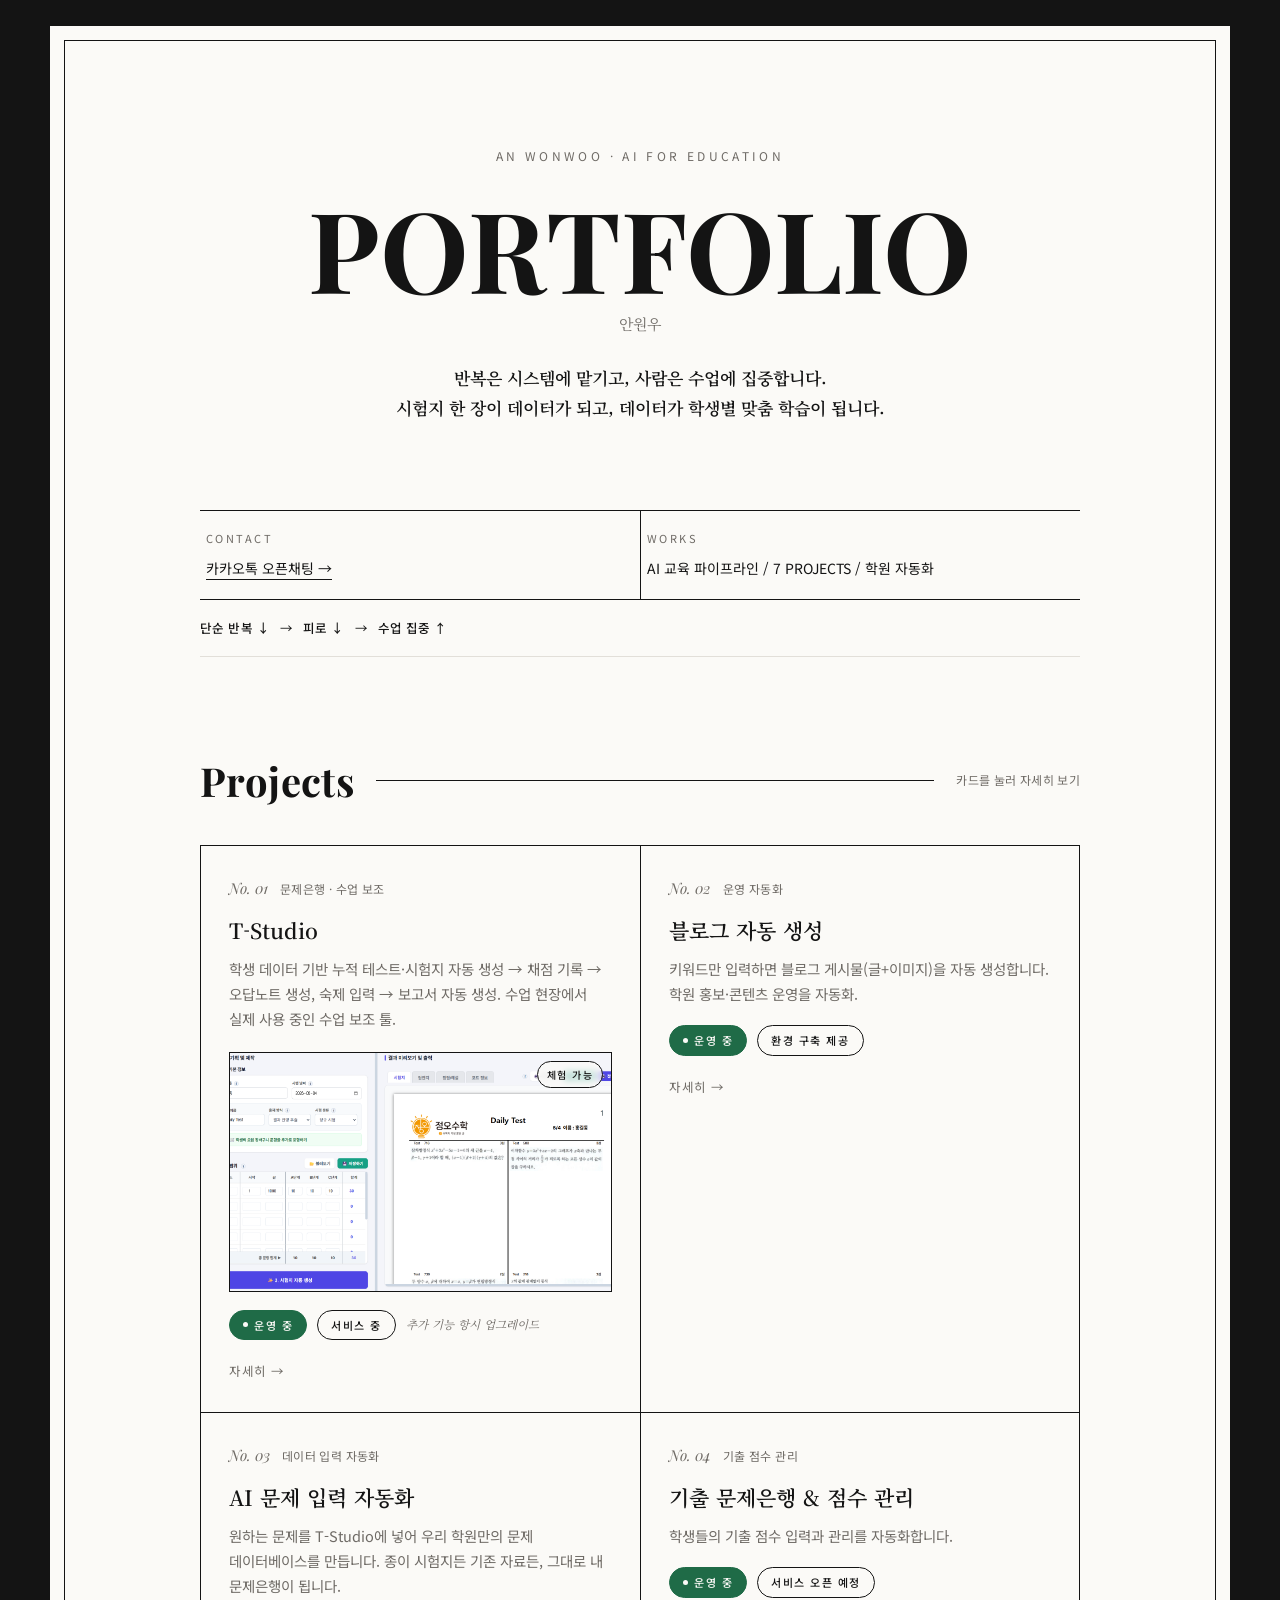
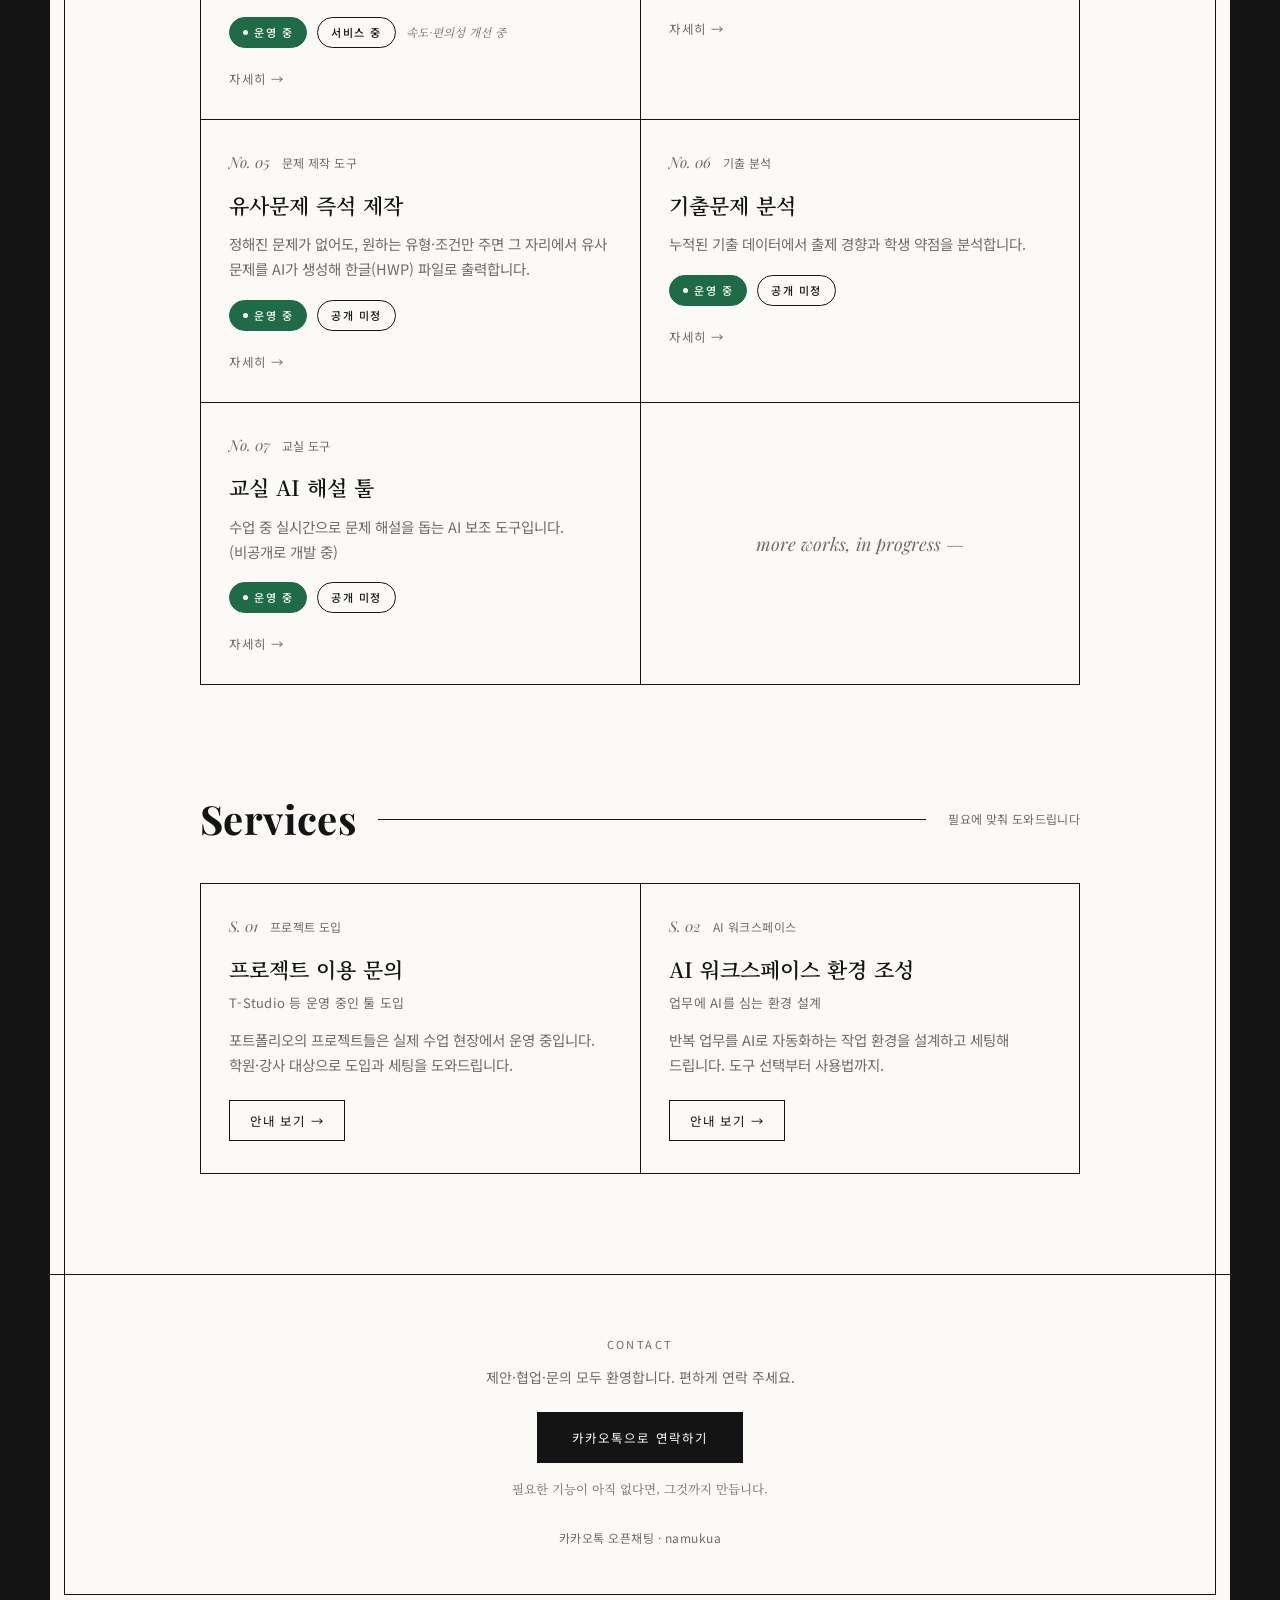
<file: index.html>
<!DOCTYPE html>
<html lang="ko">
<head>
<meta charset="UTF-8">
<meta name="viewport" content="width=device-width, initial-scale=1.0">
<title>안원우 · AI 교육 시스템</title>
<meta name="description" content="안원우(An Wonwoo) — AI 교육 시스템 포트폴리오. 시험지 디지털화부터 문제은행·채점·분석·교실 해설까지 잇는 AI 교육 파이프라인.">
<link rel="preconnect" href="https://fonts.googleapis.com">
<link rel="preconnect" href="https://fonts.gstatic.com" crossorigin>
<link href="https://fonts.googleapis.com/css2?family=Playfair+Display:ital,wght@0,400;0,500;0,700;1,400;1,500;1,700&family=Noto+Serif+KR:wght@400;500;600;700&family=Noto+Sans+KR:wght@300;400;500;700&display=swap" rel="stylesheet">
<link rel="stylesheet" href="css/style.css">
</head>
<body>

<div class="sheet">

  <header>
    <div class="wrap">
      <div class="hero">
        <div class="caption">An Wonwoo · AI for Education</div>
        <div class="wordmark">PORTFOLIO</div>
        <div class="name-ko">안원우</div>
        <p class="tagline">반복은 시스템에 맡기고, 사람은 수업에 집중합니다.<br>시험지 한 장이 데이터가 되고, 데이터가 학생별 맞춤 학습이 됩니다.</p>
      </div>
    </div>
  </header>

  <div class="wrap">
    <div class="infobar">
      <div class="icell">
        <span class="k">Contact</span>
        <span class="v"><a href="https://open.kakao.com/o/skL5yp0h" target="_blank" rel="noopener">카카오톡 오픈채팅 →</a></span>
      </div>
      <div class="icell">
        <span class="k">Works</span>
        <span class="v">AI 교육 파이프라인 / 7 PROJECTS / 학원 자동화</span>
      </div>
    </div>

    <div class="pipeline">
      <b>단순 반복 ↓</b><span class="arrow">→</span>
      <b>피로 ↓</b><span class="arrow">→</span>
      <b>수업 집중 ↑</b>
    </div>

    <div class="sec-title">
      <h2>Projects</h2>
      <span class="line"></span>
      <span class="hint">카드를 눌러 자세히 보기</span>
    </div>

    <div class="grid" id="grid"></div>

    <div class="sec-title">
      <h2>Services</h2>
      <span class="line"></span>
      <span class="hint">필요에 맞춰 도와드립니다</span>
    </div>

    <div class="svc-grid">
      <div class="svc-cell">
        <div class="card-no"><span class="no">S. 01</span><span class="cat">프로젝트 도입</span></div>
        <h3>프로젝트 이용 문의</h3>
        <p class="svc-sub">T-Studio 등 운영 중인 툴 도입</p>
        <p class="svc-body">포트폴리오의 프로젝트들은 실제 수업 현장에서 운영 중입니다. 학원·강사 대상으로 도입과 세팅을 도와드립니다.</p>
        <button class="svc-btn" type="button" data-svc="tstudio">안내 보기 →</button>
      </div>
      <div class="svc-cell">
        <div class="card-no"><span class="no">S. 02</span><span class="cat">AI 워크스페이스</span></div>
        <h3>AI 워크스페이스 환경 조성</h3>
        <p class="svc-sub">업무에 AI를 심는 환경 설계</p>
        <p class="svc-body">반복 업무를 AI로 자동화하는 작업 환경을 설계하고 세팅해 드립니다. 도구 선택부터 사용법까지.</p>
        <button class="svc-btn" type="button" data-svc="aiworkspace">안내 보기 →</button>
      </div>
    </div>
  </div>

  <footer id="contact">
    <div class="wrap">
      <span class="foot-label">Contact</span>
      <p class="foot-line">제안·협업·문의 모두 환영합니다. 편하게 연락 주세요.</p>
      <a class="contact-btn" href="https://open.kakao.com/o/skL5yp0h" target="_blank" rel="noopener">카카오톡으로 연락하기</a>
      <p class="foot-build">필요한 기능이 아직 없다면, 그것까지 만듭니다.</p>
      <span class="foot-id">카카오톡 오픈채팅 · namukua</span>
    </div>
  </footer>

</div>

<div class="overlay" id="overlay">
  <div class="modal" id="modal">
    <button class="close" id="close" aria-label="닫기">×</button>
    <div id="modal-body"></div>
  </div>
</div>

<script src="js/projects.js"></script>
<script src="js/main.js"></script>
</body>
</html>
</file>
<file: css/style.css>
:root{
  --paper:#FBFAF7;   /* 지면/카드 */
  --ink:#141414;     /* 글자·괘선 */
  --ink-soft:#6F6B66;/* 보조 */
  --line-soft:#E2DFD9;/* 연한 구분선 */
  --c-live:#1F6B47;   /* 딥 그린 (운영 중) */
  --c-dev:#A87A1E;    /* 오커 (개발 중) */
  --c-proto:#54657A;  /* 슬레이트 (프로토타입) */
}
*{margin:0;padding:0;box-sizing:border-box}
html{scroll-behavior:smooth}
html,body{overflow-x:hidden}
body{
  background:var(--ink);
  color:var(--ink);
  font-family:'Noto Sans KR',sans-serif;
  font-weight:400;
  line-height:1.7;
  -webkit-font-smoothing:antialiased;
  word-break:keep-all;
  overflow-wrap:break-word;
  padding:clamp(10px,2.4vw,26px);
}

/* ---- Paper sheet + inset rule frame ---- */
.sheet{position:relative;background:var(--paper);max-width:1180px;margin:0 auto}
.sheet::before{content:"";position:absolute;inset:14px;border:1px solid var(--ink);pointer-events:none;z-index:2}
.wrap{max-width:1000px;margin:0 auto;padding:0 clamp(28px,5vw,60px);position:relative;z-index:1}

/* ---- Hero ---- */
header{padding:clamp(66px,11vw,120px) 0 0}
.hero{text-align:center}
.hero .caption{font-size:12px;letter-spacing:.28em;text-transform:uppercase;color:var(--ink-soft);margin-bottom:30px}
.wordmark{
  font-family:'Playfair Display',serif;font-weight:700;line-height:.92;white-space:nowrap;
  font-size:clamp(38px,11vw,112px);letter-spacing:0;
}
.name-en{font-size:clamp(13px,2vw,16px);letter-spacing:.42em;text-transform:uppercase;margin-top:28px}
.name-ko{font-family:'Noto Serif KR',serif;font-size:15px;color:var(--ink-soft);margin-top:12px}
.hero .tagline{
  font-family:'Noto Serif KR',serif;font-weight:600;font-size:clamp(14.5px,1.8vw,17px);
  color:var(--ink);max-width:560px;margin:26px auto 0;line-height:1.75;
}

/* ---- Info bar ---- */
.infobar{
  display:grid;grid-template-columns:1fr 1fr;
  border-top:1px solid var(--ink);border-bottom:1px solid var(--ink);
  margin-top:clamp(48px,8vw,88px);
}
.icell{padding:18px 6px}
.icell + .icell{border-left:1px solid var(--ink)}
.icell .k{display:block;font-size:11px;letter-spacing:.22em;text-transform:uppercase;color:var(--ink-soft);margin-bottom:6px}
.icell .v{font-size:14px;color:var(--ink)}
.icell .v a{color:var(--ink);text-decoration:none;border-bottom:1px solid var(--ink);padding-bottom:1px}
.icell .v a:hover{opacity:.55}

/* ---- Pipeline caption ---- */
.pipeline{
  display:flex;gap:10px;flex-wrap:wrap;align-items:center;justify-content:flex-start;text-align:left;
  font-size:12.5px;color:var(--ink-soft);letter-spacing:.01em;
  padding:17px 0;border-bottom:1px solid var(--line-soft);
}
.pipeline b{color:var(--ink);font-weight:500}
/* 단어·화살표(→)·증감 기호(↓↑) 모두 본문 검정 — 모노크롬 톤 유지 */
.pipeline .arrow{color:var(--ink)}

/* ---- Section title ---- */
.sec-title{display:flex;align-items:center;gap:22px;margin:clamp(54px,9vw,90px) 0 30px}
.sec-title h2{font-family:'Playfair Display',serif;font-weight:700;font-size:clamp(26px,4vw,40px);letter-spacing:.01em}
.sec-title .line{flex:1;height:1px;background:var(--ink)}
.sec-title .hint{font-size:12px;color:var(--ink-soft);letter-spacing:.03em;white-space:nowrap}

/* ---- Card grid ---- */
.grid{display:grid;grid-template-columns:repeat(2,1fr);border:1px solid var(--ink);margin-bottom:clamp(60px,10vw,100px)}
.cell{position:relative;padding:30px 28px 28px;background:var(--paper);transition:background .25s,color .25s}
.cell:nth-child(even){border-left:1px solid var(--ink)}
.cell:nth-child(n+3){border-top:1px solid var(--ink)}

.card{cursor:pointer}
.card:hover{background:var(--ink);color:var(--paper)}

.thumb{position:relative;aspect-ratio:16/10;border:1px solid var(--ink);overflow:hidden;margin:20px 0 4px;background:var(--paper);transition:border-color .25s}
.thumb img{width:100%;height:100%;object-fit:cover;display:block}
.card:hover .thumb{border-color:var(--paper)}
/* 체험 가능 마크 — demo 있는 카드 썸네일 우상단 (이미지 위라 호버 반전과 무관하게 가독 유지) */
.thumb-mark{
  position:absolute;top:8px;right:8px;z-index:1;
  background:rgba(251,250,247,.72);backdrop-filter:blur(3px);-webkit-backdrop-filter:blur(3px);
  border:1px solid var(--ink);color:var(--ink);
  font-size:10px;font-weight:500;letter-spacing:.14em;padding:4px 9px;border-radius:100px;
}

.card-no{display:flex;align-items:baseline;gap:12px;margin-bottom:15px}
.card-no .no{font-family:'Playfair Display',serif;font-style:italic;font-size:15px;color:var(--ink-soft)}
.card-no .cat{font-size:12px;letter-spacing:.03em;color:var(--ink-soft)}

.card h3{font-family:'Noto Serif KR',serif;font-weight:600;font-size:21px;line-height:1.4;margin-bottom:12px}
.card .short{font-size:14.5px;color:var(--ink-soft);line-height:1.72}

.badge-row{display:flex;align-items:center;gap:10px;flex-wrap:wrap;margin-top:18px}
.badge{
  display:inline-flex;align-items:center;gap:6px;font-size:11px;font-weight:500;letter-spacing:.14em;
  padding:5px 13px;border:1px solid transparent;border-radius:100px;white-space:nowrap;
}
.badge::before{content:"";width:5px;height:5px;border-radius:50%;background:currentColor;flex:none}
.badge.status-live{background:var(--c-live);color:var(--paper);border-color:var(--c-live)}
.badge.status-dev{background:color-mix(in srgb,var(--c-dev) 10%,transparent);color:#7A5A12;border-color:color-mix(in srgb,var(--c-dev) 45%,transparent)}
.badge.status-proto{background:color-mix(in srgb,var(--c-proto) 9%,transparent);color:#3F4E60;border-color:color-mix(in srgb,var(--c-proto) 40%,transparent)}
.badge.status-idea{background:transparent;color:var(--ink-soft);border:1px dashed var(--line-soft)}
.badge.status-idea::before{display:none}
/* offer 뱃지 — 제공 형태(서비스 중/오픈 예정 등): 모노 아웃라인 필, 점 없음 */
.badge.badge-offer{background:transparent;color:var(--ink);border-color:var(--ink)}
.badge.badge-offer::before{display:none}
/* note — 뱃지 옆 보조 한 줄 (없으면 미표시) */
.badge-note{font-family:'Noto Serif KR',serif;font-style:italic;font-size:11.5px;color:var(--ink-soft)}
.more{display:inline-block;margin-top:20px;font-size:12.5px;letter-spacing:.04em;color:var(--ink-soft)}

/* hover invert — keep text legible, images untouched (logo filter unchanged) */
.card:hover .card-no .no,.card:hover .card-no .cat,.card:hover .short,.card:hover .more,.card:hover .badge-note{color:var(--paper)}
.card:hover .badge.badge-offer{color:var(--paper);border-color:var(--paper)}
.card:hover .badge.status-dev{background:transparent;color:#D9B45E;border-color:#7A5A12}
.card:hover .badge.status-proto{background:transparent;color:#9FB0C2;border-color:#3F4E60}
.card:hover .badge.status-idea{color:#8d8a85;border-color:#3a3835}

/* filler cell (closes rules when card count is odd) */
.filler{display:flex;align-items:center;justify-content:center;text-align:center;min-height:170px}
.filler span{font-family:'Playfair Display',serif;font-style:italic;font-size:18px;color:var(--ink-soft)}

/* ---- Modal ---- */
.overlay{
  position:fixed;inset:0;background:rgba(20,20,20,.55);
  opacity:0;pointer-events:none;transition:opacity .3s;z-index:50;
  display:flex;align-items:flex-start;justify-content:center;overflow-y:auto;padding:54px 20px;
  overscroll-behavior:contain; /* 데모 iframe 등 내부 스크롤이 모달 밖으로 연쇄되지 않게 (수동 휠 스크롤은 유지) */
}
.overlay.open{opacity:1;pointer-events:auto}
.modal{
  position:relative;background:var(--paper);max-width:660px;width:100%;
  border:1px solid var(--ink);padding:clamp(40px,6vw,56px) clamp(28px,5vw,52px);
  transform:translateY(22px);transition:transform .35s cubic-bezier(.2,.7,.2,1);
}
.modal::before{content:"";position:absolute;inset:10px;border:1px solid var(--ink);pointer-events:none}
.overlay.open .modal{transform:translateY(0)}
.modal .close{
  position:absolute;top:15px;right:18px;z-index:3;
  font-family:'Playfair Display',serif;font-size:26px;line-height:1;
  color:var(--ink);background:none;border:none;cursor:pointer;
}
.modal .close:hover{opacity:.55}
.modal .m-no{font-family:'Playfair Display',serif;font-style:italic;font-size:14px;color:var(--ink-soft);letter-spacing:.02em}
.modal h3{font-family:'Noto Serif KR',serif;font-weight:700;font-size:clamp(25px,4vw,30px);line-height:1.3;margin:8px 0 14px}
.modal .m-badge{margin-top:0;margin-bottom:30px}
.modal .block{margin-bottom:26px}
.modal .block h4{font-size:11px;letter-spacing:.22em;text-transform:uppercase;color:var(--ink-soft);margin-bottom:9px}
.modal .block p{font-size:15px;color:var(--ink);line-height:1.78}
.stack{display:flex;flex-wrap:wrap;gap:8px}
.stack span{font-size:12.5px;border:1px solid var(--ink);padding:5px 12px;color:var(--ink);background:transparent}
/* Roadmap(개발 예정) — 항목형: 예정 기능을 li로 계속 추가 */
.roadmap-list{list-style:none;margin:0;padding:0;display:flex;flex-direction:column;gap:10px}
.roadmap-list li{font-size:14.5px;color:var(--ink);line-height:1.7;border:1px solid var(--line-soft);padding:12px 15px}
.roadmap-list li b{font-family:'Noto Serif KR',serif;font-weight:600}
.demo-note{font-size:13px;color:var(--ink-soft);border:1px solid var(--line-soft);padding:14px 16px}
.visit-btn{
  display:inline-block;background:var(--ink);color:var(--paper);text-decoration:none;
  padding:13px 28px;font-size:12.5px;letter-spacing:.08em;text-transform:uppercase;
  border:1px solid var(--ink);transition:background .2s,color .2s;
}
.visit-btn:hover{background:transparent;color:var(--ink)}
.demo-frame{border:1px solid var(--ink);margin-bottom:12px;background:#F4F5FA}
.demo-frame iframe{width:100%;height:460px;border:0;display:block}
.demo-links{display:flex;gap:18px;flex-wrap:wrap;margin-bottom:12px}
.demo-newtab{font-size:12.5px;letter-spacing:.04em;color:var(--ink);text-decoration:none;border-bottom:1px solid var(--ink);padding-bottom:1px}
.demo-newtab:hover{opacity:.55}
.demo-disclaimer{font-size:12.5px;color:var(--ink-soft);line-height:1.7;margin-bottom:16px}

/* ---- 데모 전용 와이드 모달 (demo 필드가 있는 카드만) ---- */
.modal.modal-demo{max-width:1080px}
/* 본문 텍스트는 가독 폭으로 제한, 데모 프레임만 넓게 (에디토리얼 톤 유지) */
.modal.modal-demo .m-no,
.modal.modal-demo h3,
.modal.modal-demo .m-badge,
.modal.modal-demo .block:not(.demo-block){max-width:640px}
.modal.modal-demo .demo-frame iframe{height:min(80vh,720px)}
.demo-frame:empty{display:none}
/* 또렷한 '새 탭에서 크게 보기' CTA — 에디토리얼: 사각 버튼 + 넓은 자간 */
.demo-cta{
  display:inline-block;border:1px solid var(--ink);background:var(--ink);color:var(--paper);
  font-size:12px;letter-spacing:.16em;text-transform:uppercase;text-decoration:none;
  padding:11px 20px;margin-bottom:14px;transition:background .2s,color .2s;
}
.demo-cta:hover{background:transparent;color:var(--ink)}
.demo-narrow-note{
  border:1px solid var(--c-dev);background:rgba(168,122,30,.08);color:var(--ink);
  font-size:13px;line-height:1.65;padding:11px 14px;margin-bottom:14px;
}

/* ---- Footer ---- */
footer{border-top:1px solid var(--ink);padding:clamp(40px,6vw,60px) 0;text-align:center}
footer h2{font-family:'Noto Serif KR',serif;font-weight:700;font-size:clamp(24px,4vw,32px);margin-bottom:16px}
footer p{color:var(--ink-soft);margin-bottom:28px}
.foot-label{display:block;font-size:11px;letter-spacing:.22em;text-transform:uppercase;color:var(--ink-soft);margin-bottom:12px}
.foot-line{color:var(--ink-soft);font-size:14px;margin-bottom:22px}
.foot-id{display:block;font-size:12px;color:var(--ink-soft);letter-spacing:.04em;margin-top:18px}
.contact-btn{
  display:inline-block;background:var(--ink);color:var(--paper);text-decoration:none;
  padding:14px 34px;font-size:12.5px;letter-spacing:.09em;text-transform:uppercase;
  border:1px solid var(--ink);transition:background .2s,color .2s;
}
.contact-btn:hover{background:transparent;color:var(--ink)}
.foot-build{font-family:'Noto Serif KR',serif;font-size:12.5px;color:var(--ink-soft);margin-top:16px}

/* ---- Services ---- */
.svc-grid{display:grid;grid-template-columns:repeat(2,1fr);border:1px solid var(--ink);margin-bottom:clamp(60px,10vw,100px)}
.svc-cell{padding:30px 28px 32px;background:var(--paper)}
.svc-cell:nth-child(even){border-left:1px solid var(--ink)}
.svc-cell h3{font-family:'Noto Serif KR',serif;font-weight:600;font-size:21px;line-height:1.4;margin-bottom:8px}
.svc-sub{font-size:13px;color:var(--ink-soft);letter-spacing:.02em;margin-bottom:14px}
.svc-body{font-size:14.5px;color:var(--ink-soft);line-height:1.72;margin-bottom:22px}
.svc-btn{
  display:inline-block;background:transparent;border:1px solid var(--ink);color:var(--ink);
  font-family:inherit;font-size:12.5px;letter-spacing:.06em;padding:10px 20px;cursor:pointer;
  transition:background .2s,color .2s;
}
.svc-btn:hover{background:var(--ink);color:var(--paper)}
/* 안내 모달 내부 목록 (기존 .block 문법 위에서) */
.modal .block ul.svc-list{margin:0;padding-left:18px}
.modal .block ul.svc-list li{font-size:15px;color:var(--ink);line-height:1.7;margin-bottom:7px}
.modal .block ul.svc-list li:last-child{margin-bottom:0}

/* ---- Mobile ---- */
@media(max-width:680px){
  .sheet::before{inset:10px}
  .wrap{padding:0 18px}
  .infobar{grid-template-columns:1fr}
  .icell + .icell{border-left:none;border-top:1px solid var(--ink)}
  .grid{grid-template-columns:1fr}
  .cell:nth-child(even){border-left:0}
  .cell:nth-child(n+2){border-top:1px solid var(--ink)}
  .svc-grid{grid-template-columns:1fr}
  .svc-cell:nth-child(even){border-left:0}
  .svc-cell:nth-child(n+2){border-top:1px solid var(--ink)}
  .sec-title .hint{display:none}
}

@keyframes rise{from{opacity:0;transform:translateY(16px)}to{opacity:1;transform:translateY(0)}}
</file>
